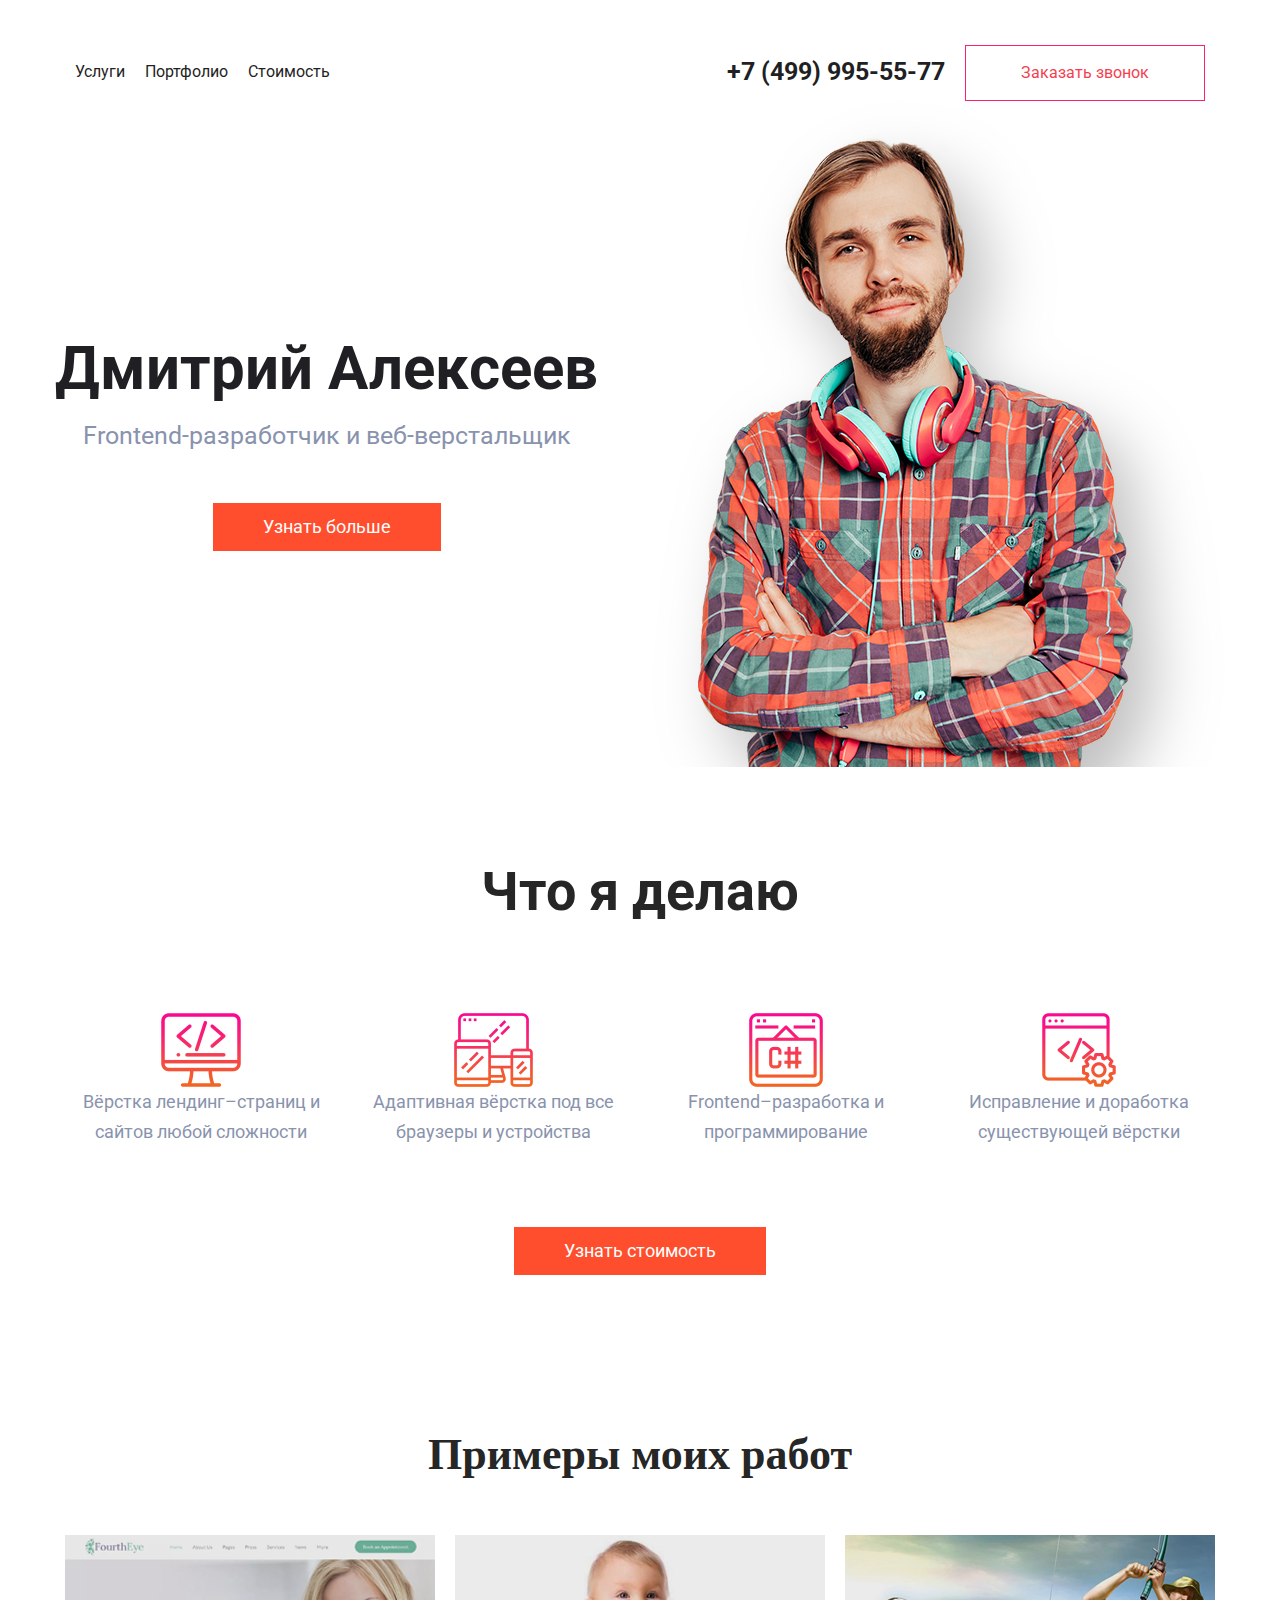
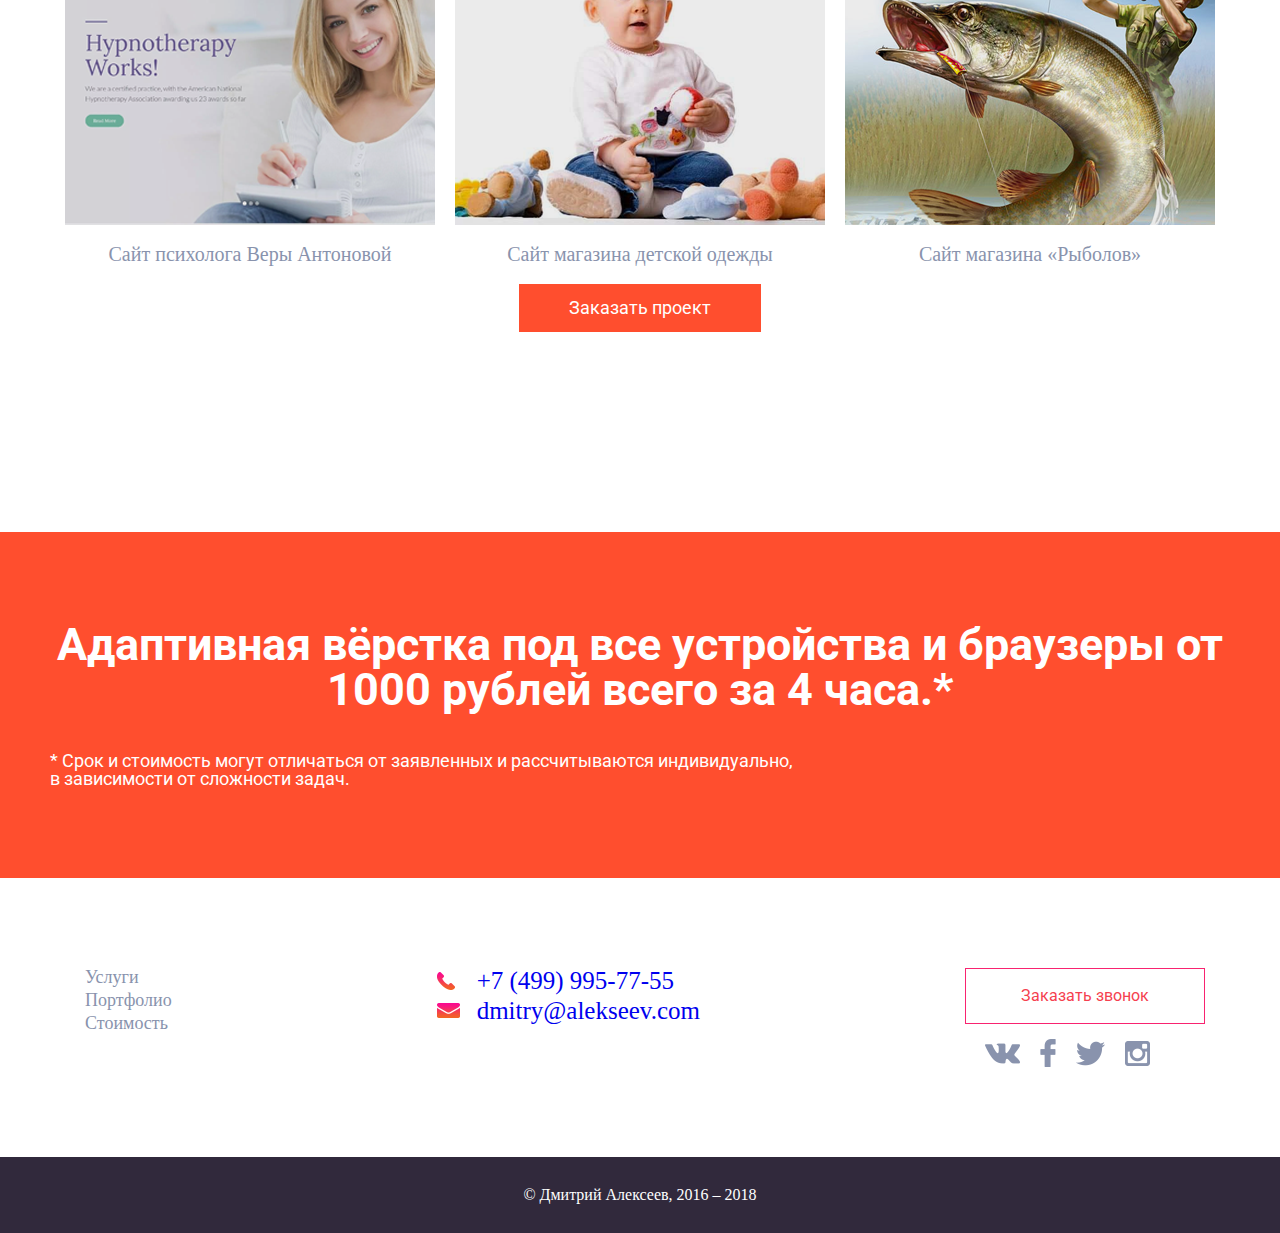
<file: testWork_1/index.html>
<!DOCTYPE html>
<html lang="en">

<head>
    <link rel="stylesheet" href="css/style.css">
    <meta charset="UTF-8">
    <meta http-equiv="X-UA-Compatible" content="IE=edge">
    <meta name="viewport" content="width=device-width, initial-scale=1.0">
    <title>test_3</title>
</head>

<body>
    <header class="header">
        <div class="container">
            <div class="header__body">
                <div class="header__column column-top">
                    <div class="column-top__menu menu-column">
                        <div class="menu-column__row">
                            <div class="menu-column__text">Услуги</div>
                            <div class="menu-column__text">Портфолио</div>
                            <div class="menu-column__text">Стоимость</div>
                        </div>
                        <div class="burg">Тут бургер :)</div>
                    </div>
                </div>
                <div class="header__column column-bottom">
                    <div class="column__phone">+7 (499) 995-55-77</div>
                    <div class="column__button btn">Заказать звонок</div>
                </div>
            </div>
        </div>
    </header>
    <div class="content">
        <div class="container">
            <div class="content__body body-content">
                <div class="body-content__column column-content">
                    <div class="column-content__title">Дмитрий Алексеев</div>
                    <div class="column-content__text">Frontend-разработчик и веб-верстальщик</div>
                    <div class="column-content__button btn--or">Узнать больше</div>
                </div>
                <div class="body-content__column">
                    <p><img src="../testWork_1/images/human.png" alt=""></p>
                </div>
            </div>
        </div>
    </div>
    <div class="works">
        <div class="container">
            <div class="works__title">Что я делаю</div>
            <div class="works__row">
                <div class="works__item item">
                    <div class="item__icon"><img src="../testWork_1/images/icons/01.png" alt=""></div>
                    <div class="item__text">Вёрстка лендинг–страниц и сайтов любой сложности</div>
                </div>
                <div class="works__item item">
                    <div class="item__icon"><img src="../testWork_1/images/icons/02.png" alt=""></div>
                    <div class="item__text">Адаптивная вёрстка под все браузеры и устройства</div>
                </div>
                <div class="works__item item">
                    <div class="item__icon"><img src="../testWork_1/images/icons/03.png" alt=""></div>
                    <div class="item__text">Frontend–разработка и программирование</div>
                </div>
                <div class="works__item item">
                    <div class="item__icon"><img src="../testWork_1/images/icons/04.png" alt=""></div>
                    <div class="item__text">Исправление и доработка существующей вёрстки</div>
                </div>
            </div>
            <div class="works__button btn--or">Узнать стоимость</div>
        </div>
    </div>
    <div class="examples">
        <div class="container">
            <div class="examples__title">Примеры моих работ</div>
            <div class="examples__row">
                <div class="examples__item item-example">
                    <div class="item-example__image">
                        <p><img src="../testWork_1/images/01.png" alt=""></p>
                    </div>
                    <div class="item-example__text">Сайт психолога Веры Антоновой</div>
                </div>
                <div class="examples__item item-example">
                    <div class="item-example__image">
                        <p><img src="../testWork_1/images/02.png" alt=""></p>
                    </div>
                    <div class="item-example__text">Сайт магазина детской одежды</div>
                </div>
                <div class="examples__item item-example">
                    <div class="item-example__image">
                        <p><img src="../testWork_1/images/03.png" alt=""></p>
                    </div>
                    <div class="item-example__text">Сайт магазина «Рыболов»</div>
                </div>
            </div>
            <div class="item-example__button btn--or">Заказать проект</div>

        </div>
    </div>
    <div class="price">
        <div class="price__wrap">
            <div class="price__title">Адаптивная вёрстка под все устройства и браузеры от 1000 рублей всего за 4 часа.*
            </div>
            <div class="price__text">* Срок и стоимость могут отличаться от заявленных и рассчитываются индивидуально,
                <br> в зависимости от сложности задач.
            </div>
        </div>
    </div>
    <div class="contacts">
        <div class="container">
            <div class="contacts__row">
                <div class="contacts__title">
                    <p class="contacts__title-text">Услуги</p>
                    <p class="contacts__title-text">Портфолио</p>
                    <p class="contacts__title-text">Стоимость</p>
                </div>
                <div class="contacts__info">
                    <a href="#" class="contacts__info-phone">+7 (499) 995-77-55</a>
                    <a href="#" class="contacts__info-mail">dmitry@alekseev.com</a>
                </div>
                <div class="contacts__icons">
                    <div class="contacts__icon-button btn">Заказать звонок</div>
                    <div class="contacts__flex">
                        <a href="#" class="contacts__icons-icon"><img src="../testWork_1/images/icons/05.png"
                                alt=""></a>
                        <a href="#" class="contacts__icons-icon"><img src="../testWork_1/images/icons/06.png"
                                alt=""></a>
                        <a href="#" class="contacts__icons-icon"><img src="../testWork_1/images/icons/07.png"
                                alt=""></a>
                        <a href="#" class="contacts__icons-icon"><img src="../testWork_1/images/icons/08.png"
                                alt=""></a>
                    </div>
                </div>
            </div>
        </div>
    </div>
    <footer class="footer">
        <p class="footer__text">© Дмитрий Алексеев, 2016 – 2018</p>
    </footer>
</body>

</html>
</file>
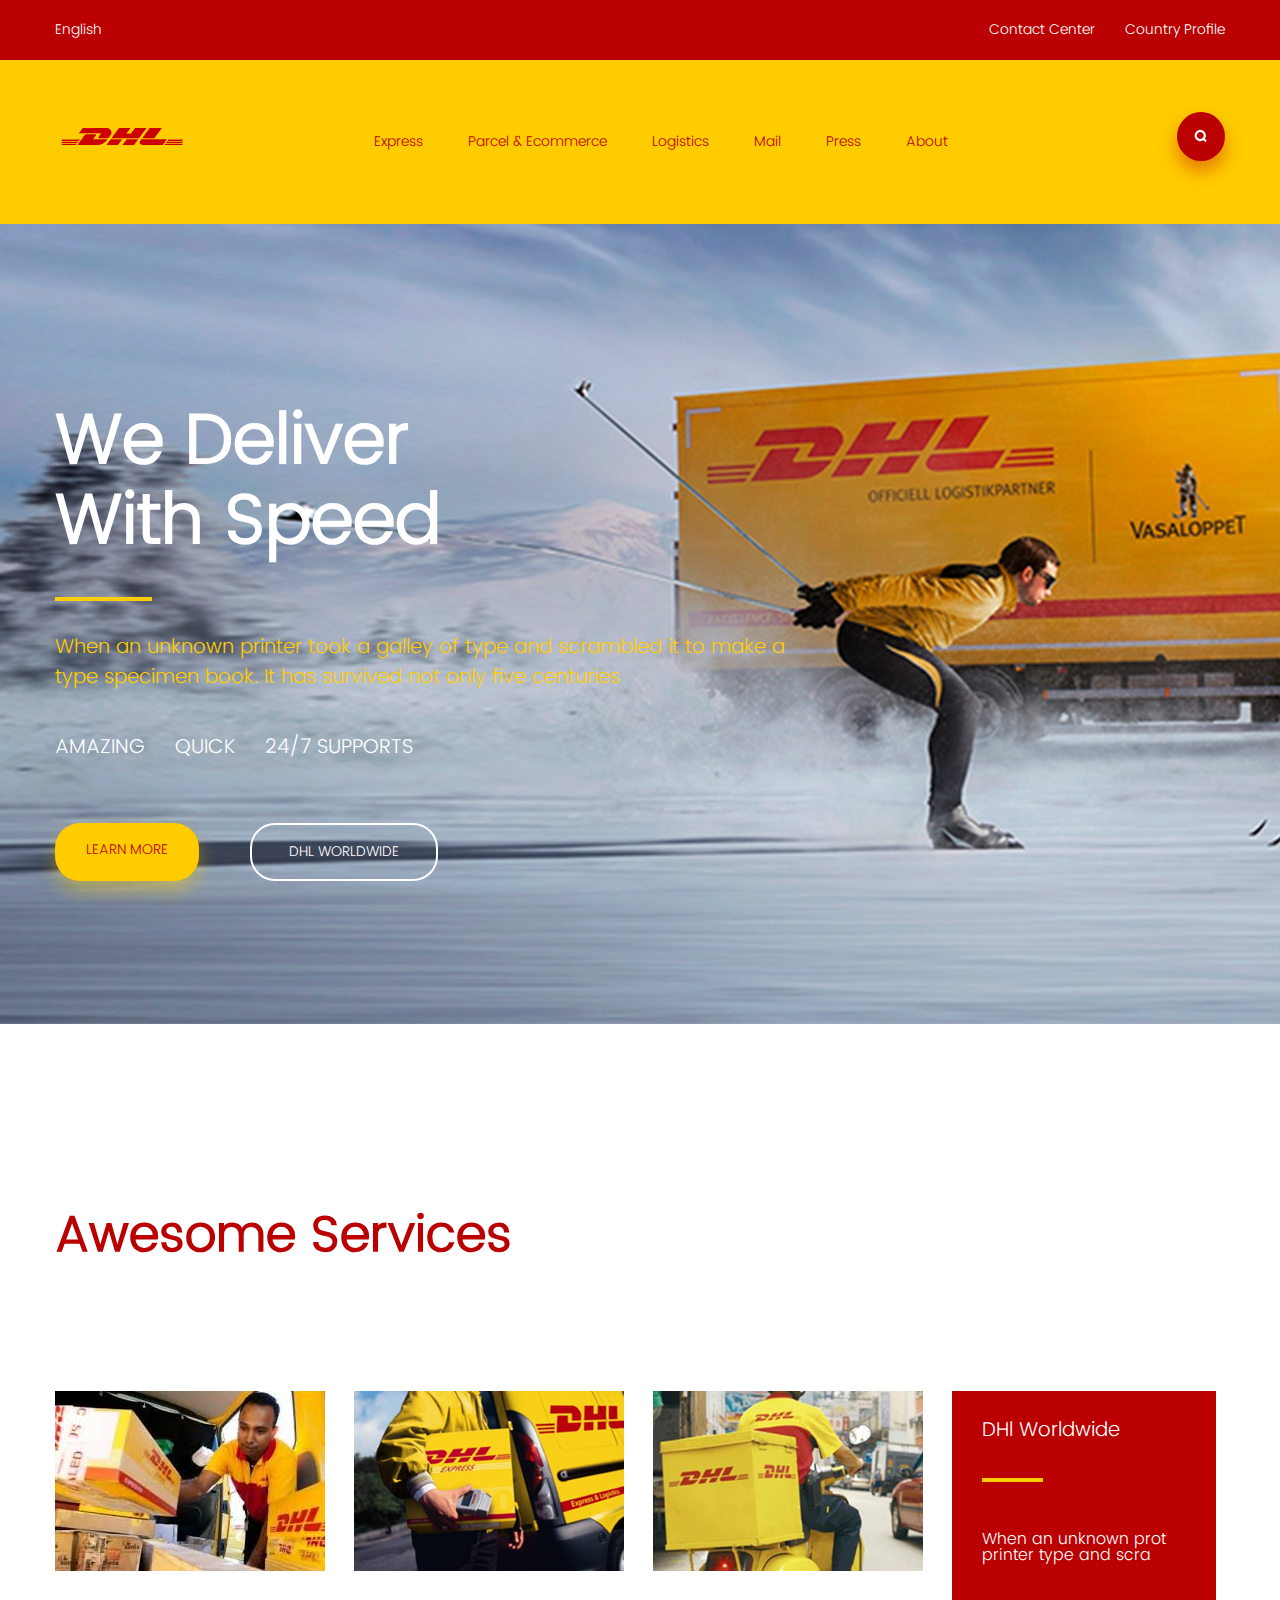
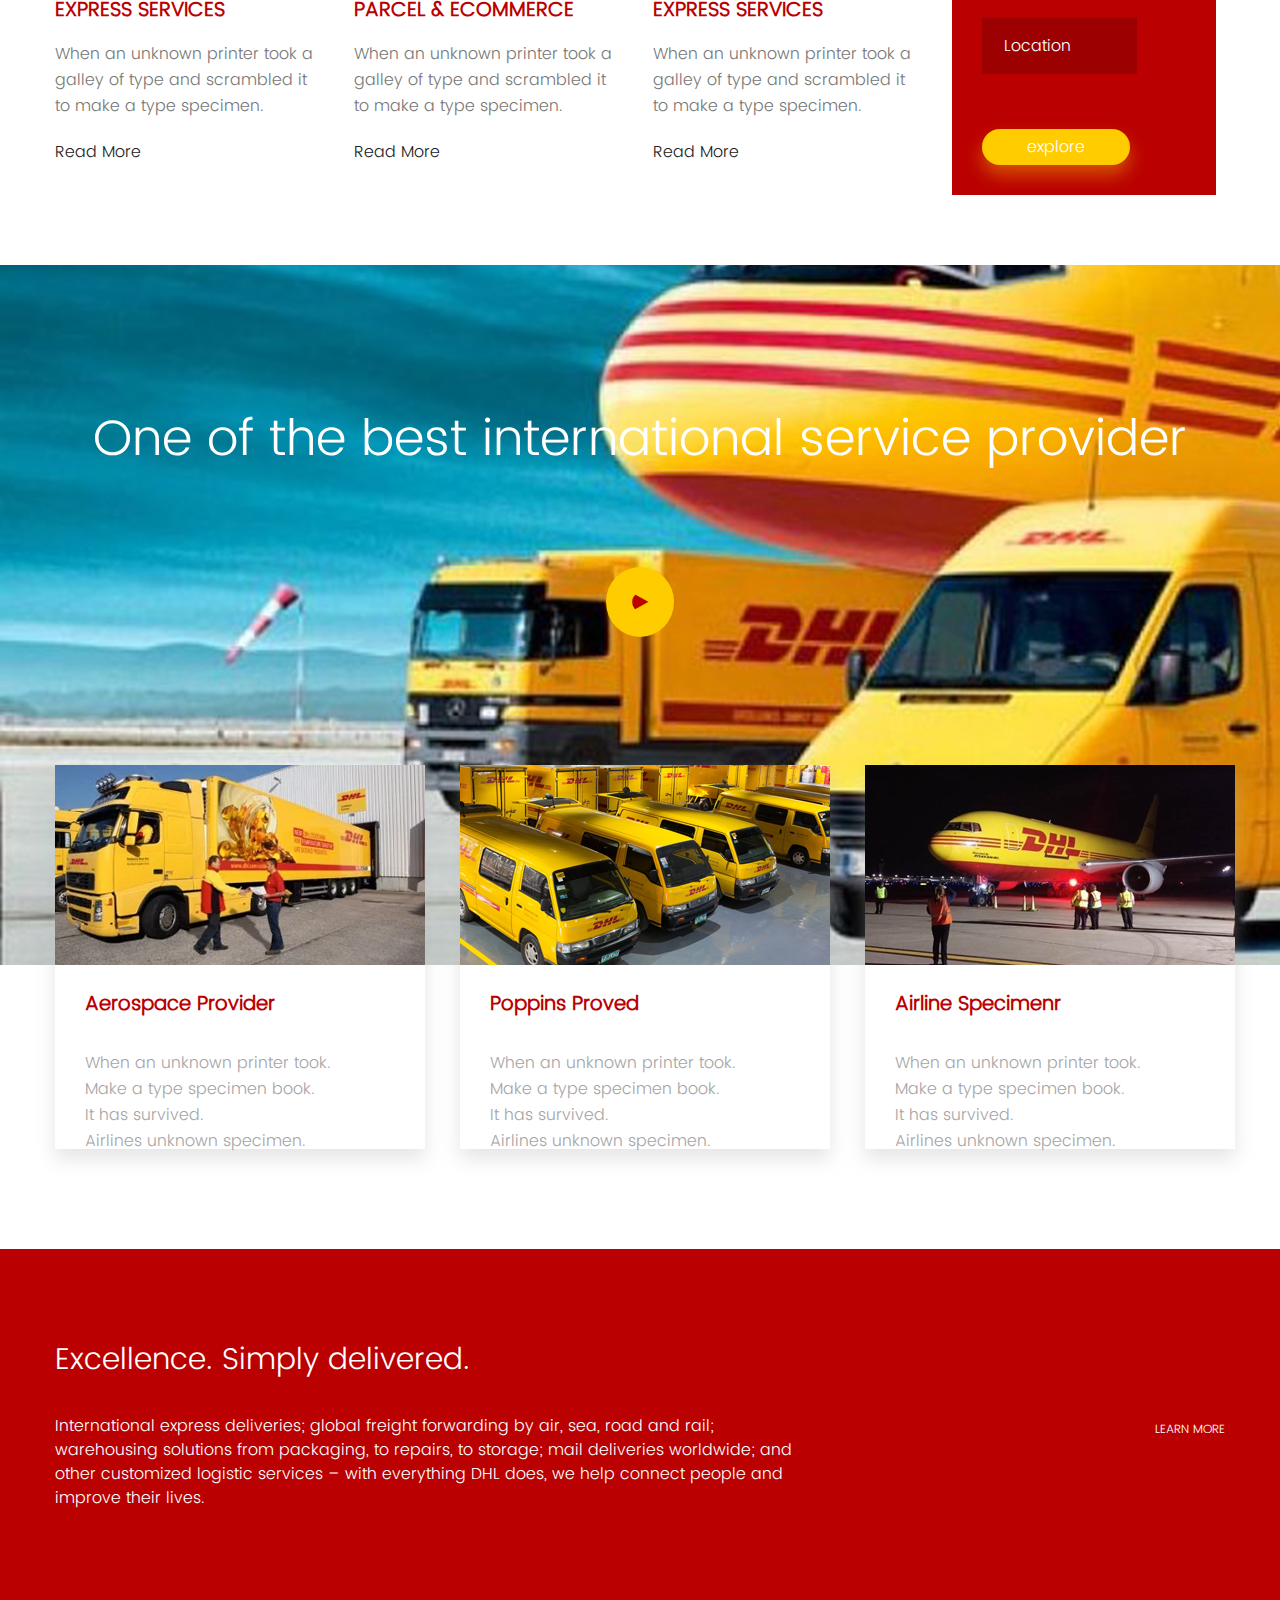
<file: testWork_2/index.html>
<!DOCTYPE html>
<html lang="en">

<head>
    <link rel="stylesheet" href="css/style.css">
    <meta charset="UTF-8">
    <meta http-equiv="X-UA-Compatible" content="IE=edge">
    <meta name="viewport" content="width=device-width, initial-scale=1.0">
    <title>документ</title>
</head>

<body>
    <header class="header">
        <div class="header-top">
            <div class="container">
                <div class="header-top__body">
                    <div class="header-top__lang">English</div>
                    <div class="header-top__contacts">
                        <p class="header-top__text">Contact Center</p>
                        <p class="header-top__text">Country Profile</p>
                    </div>
                </div>
            </div>
        </div>
        <div class="header-bottom">
            <div class="container">
                <div class="header-bottom__body">
                    <div class="header-bottom__logo">
                        <img src="../testWork_2/images/logo.jpg" alt="">
                    </div>
                    <div class="header-bottom__menu">
                        <ul>
                            <li class="menu__text">Express</li>
                            <li class="menu__text">Parcel & Ecommerce</li>
                            <li class="menu__text">Logistics</li>
                            <li class="menu__text">Mail</li>
                            <li class="menu__text">Press</li>
                            <li class="menu__text">About</li>
                        </ul>
                    </div>
                    <div class="header-bottom__search">
                        <img src="../testWork_2/images/icon/icon_search.png" alt="">
                    </div>
                </div>
            </div>
        </div>
    </header>
    <main class="main">
        <div class="container">
            <div class="main__title">
                We Deliver With Speed
            </div>
            <div class="main__text">
                When an unknown printer took a galley of type and scrambled
                it to make a type specimen book. It has survived not only five centuries
            </div>
            <div class="main__qualities">
                <ul>
                    <li class="main__qualities-text">Amazing</li>
                    <li class="main__qualities-text">Quick</li>
                    <li class="main__qualities-text">24/7 Supports</li>
                </ul>
            </div>
            <div class="main__info">
                <div class="main__more">Learn More</div>
                <div class="main__dhl">dhl worldwide</div>
            </div>
        </div>
    </main>
    <div class="services">
        <div class="container">
            <div class="services__title">Awesome Services</div>
            <div class="services__column">
                <div class="item">
                    <div class="item__photo"><img src="../testWork_2/images/01.png" alt=""></div>
                    <div class="item__title">Express Services</div>
                    <div class="item__text">When an unknown printer took a galley of type and scrambled it to make a
                        type specimen.</div>
                    <a href="#" class="item__info">Read More</a>
                </div>
                <div class="item">
                    <div class="item__photo"><img src="../testWork_2/images/02.png" alt=""></div>
                    <div class="item__title">parcel & ecommerce</div>
                    <div class="item__text">When an unknown printer took a galley of type and scrambled it to make a
                        type specimen.</div>
                    <a href="#" class="item__info">Read More</a>
                </div>
                <div class="item">
                    <div class="item__photo"><img src="../testWork_2/images/03.png" alt=""></div>
                    <div class="item__title">Express Services</div>
                    <div class="item__text">When an unknown printer took a galley of type and scrambled it to make a
                        type specimen.</div>
                    <a href="#" class="item__info">Read More</a>
                </div>
                <div class="item-red">
                    <div class="item-red__body">
                        <div class="item-red__title">DHl Worldwide</div>
                        <div class="item-red__text">When an unknown prot printer type and scra</div>
                        <div class="item-red__location">Location</div>
                        <a href="#" class="item-red__explore">explore</a>
                    </div>
                </div>
            </div>
        </div>
    </div>
    <div class="provider">
        <div class="container">
            <div class="provider__title">One of the best international service provider</div>
            <div class="provider__icon"><img src="../testWork_2/images/icon/icon_2.png" alt=""></div>
            <div class="provider__items">
                <div class="item__body">
                    <div class="item__image"><img src="../testWork_2/images/04.png" alt=""></div>
                    <div class="item__name">Aerospace Provider</div>
                    <ul>
                        <li class="item__list">When an unknown printer took.</li>
                        <li class="item__list">Make a type specimen book.</li>
                        <li class="item__list">It has survived.</li>
                        <li class="item__list">Airlines unknown specimen.</li>
                    </ul>
                </div>
                <div class="item__body">
                    <div class="item__image"><img src="../testWork_2/images/05.png" alt=""></div>
                    <div class="item__name">Poppins Proved</div>
                    <ul>
                        <li class="item__list">When an unknown printer took.</li>
                        <li class="item__list">Make a type specimen book.</li>
                        <li class="item__list">It has survived.</li>
                        <li class="item__list">Airlines unknown specimen.</li>
                    </ul>
                </div>
                <div class="item__body">
                    <div class="item__image"><img src="../testWork_2/images/06.png" alt=""></div>
                    <div class="item__name">Airline Specimenr</div>
                    <ul>
                        <li class="item__list">When an unknown printer took.</li>
                        <li class="item__list">Make a type specimen book.</li>
                        <li class="item__list">It has survived.</li>
                        <li class="item__list">Airlines unknown specimen.</li>
                    </ul>
                </div>
            </div>
        </div>
    </div>
    <div class="excellence">
        <div class="container">
            <div class="excellence__row">
                <div class="excellence__body">
                    <div class="excellence__title">Excellence. Simply delivered.</div>
                    <div class="excellence__text">
                        International express deliveries; global freight forwarding by air, sea, road and rail;
                        warehousing solutions from packaging, to repairs, to storage; mail deliveries worldwide;
                        and other customized logistic services – with everything DHL does, we
                        help connect people and improve their lives.
                    </div>
                </div>
                <div class="excellence__more"><a href="#">learn more</a></div>
            </div>
        </div>
    </div>
</body>

</html>
</file>
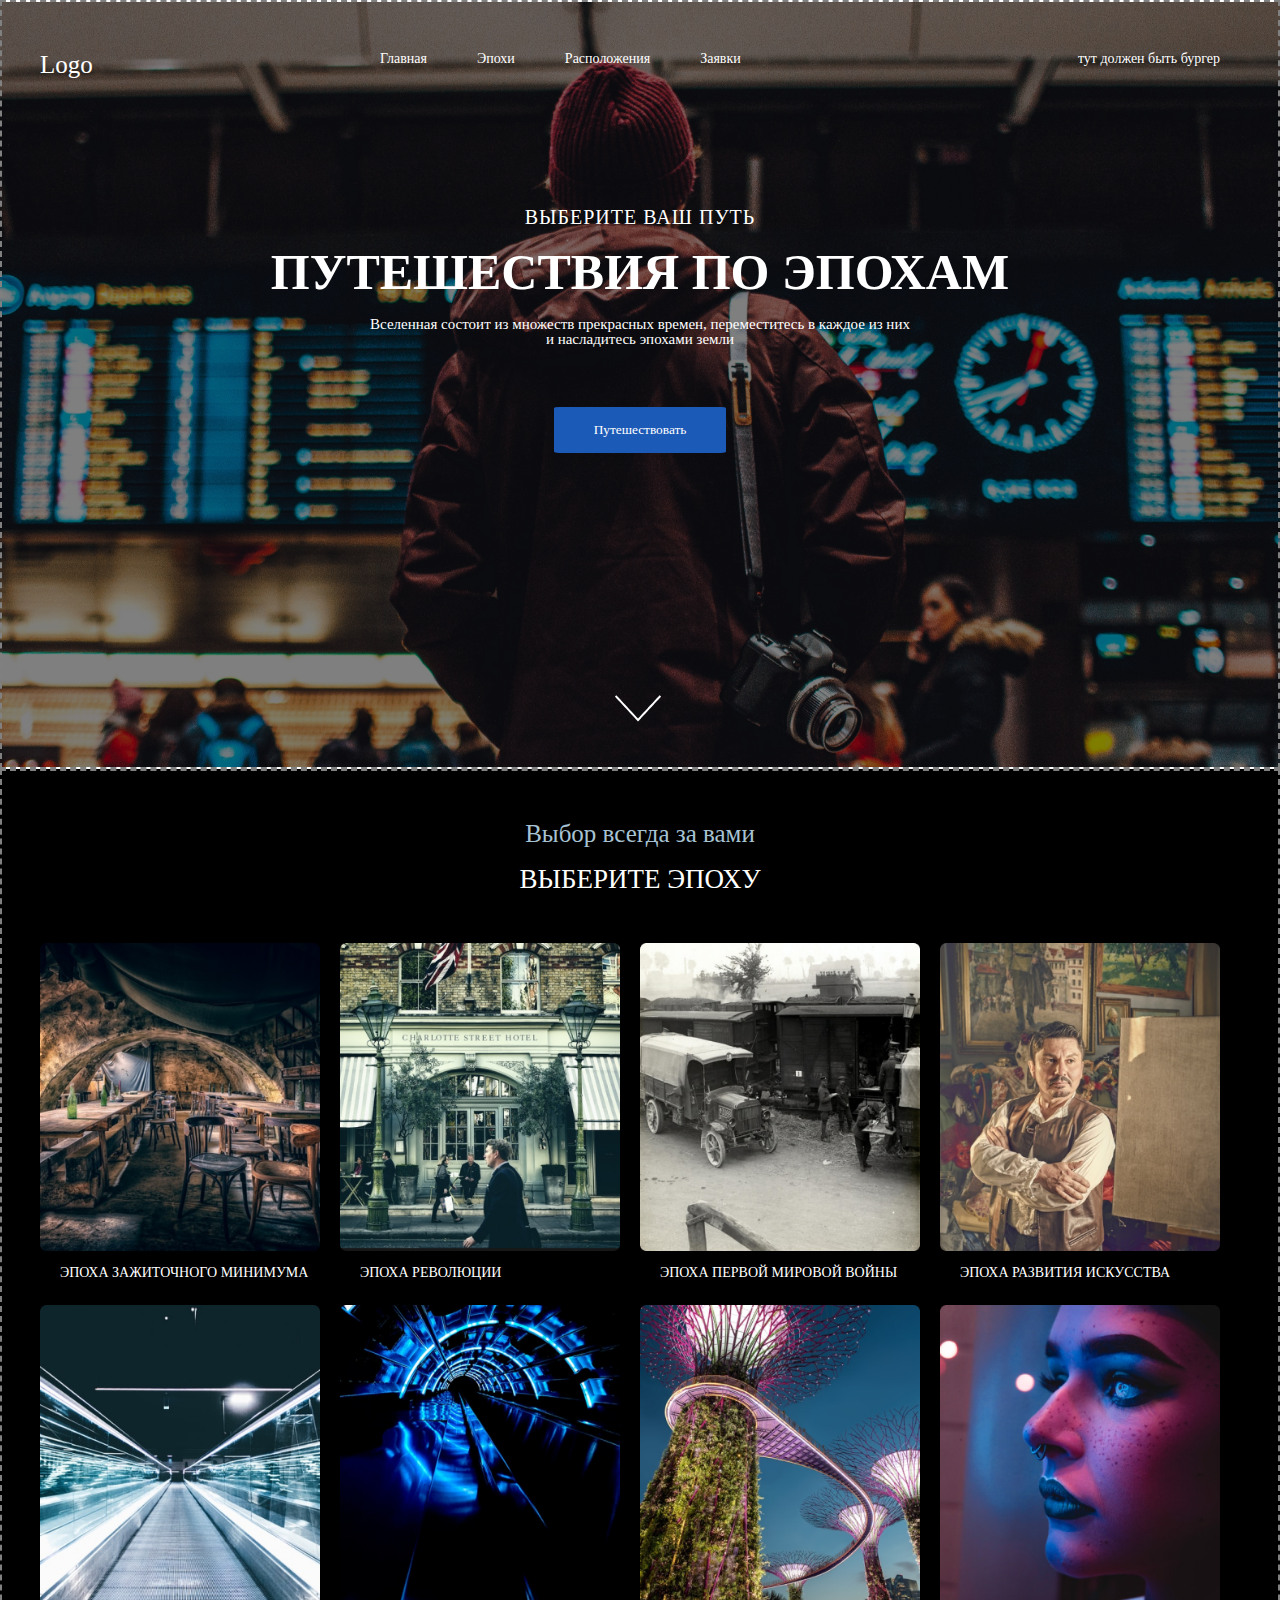
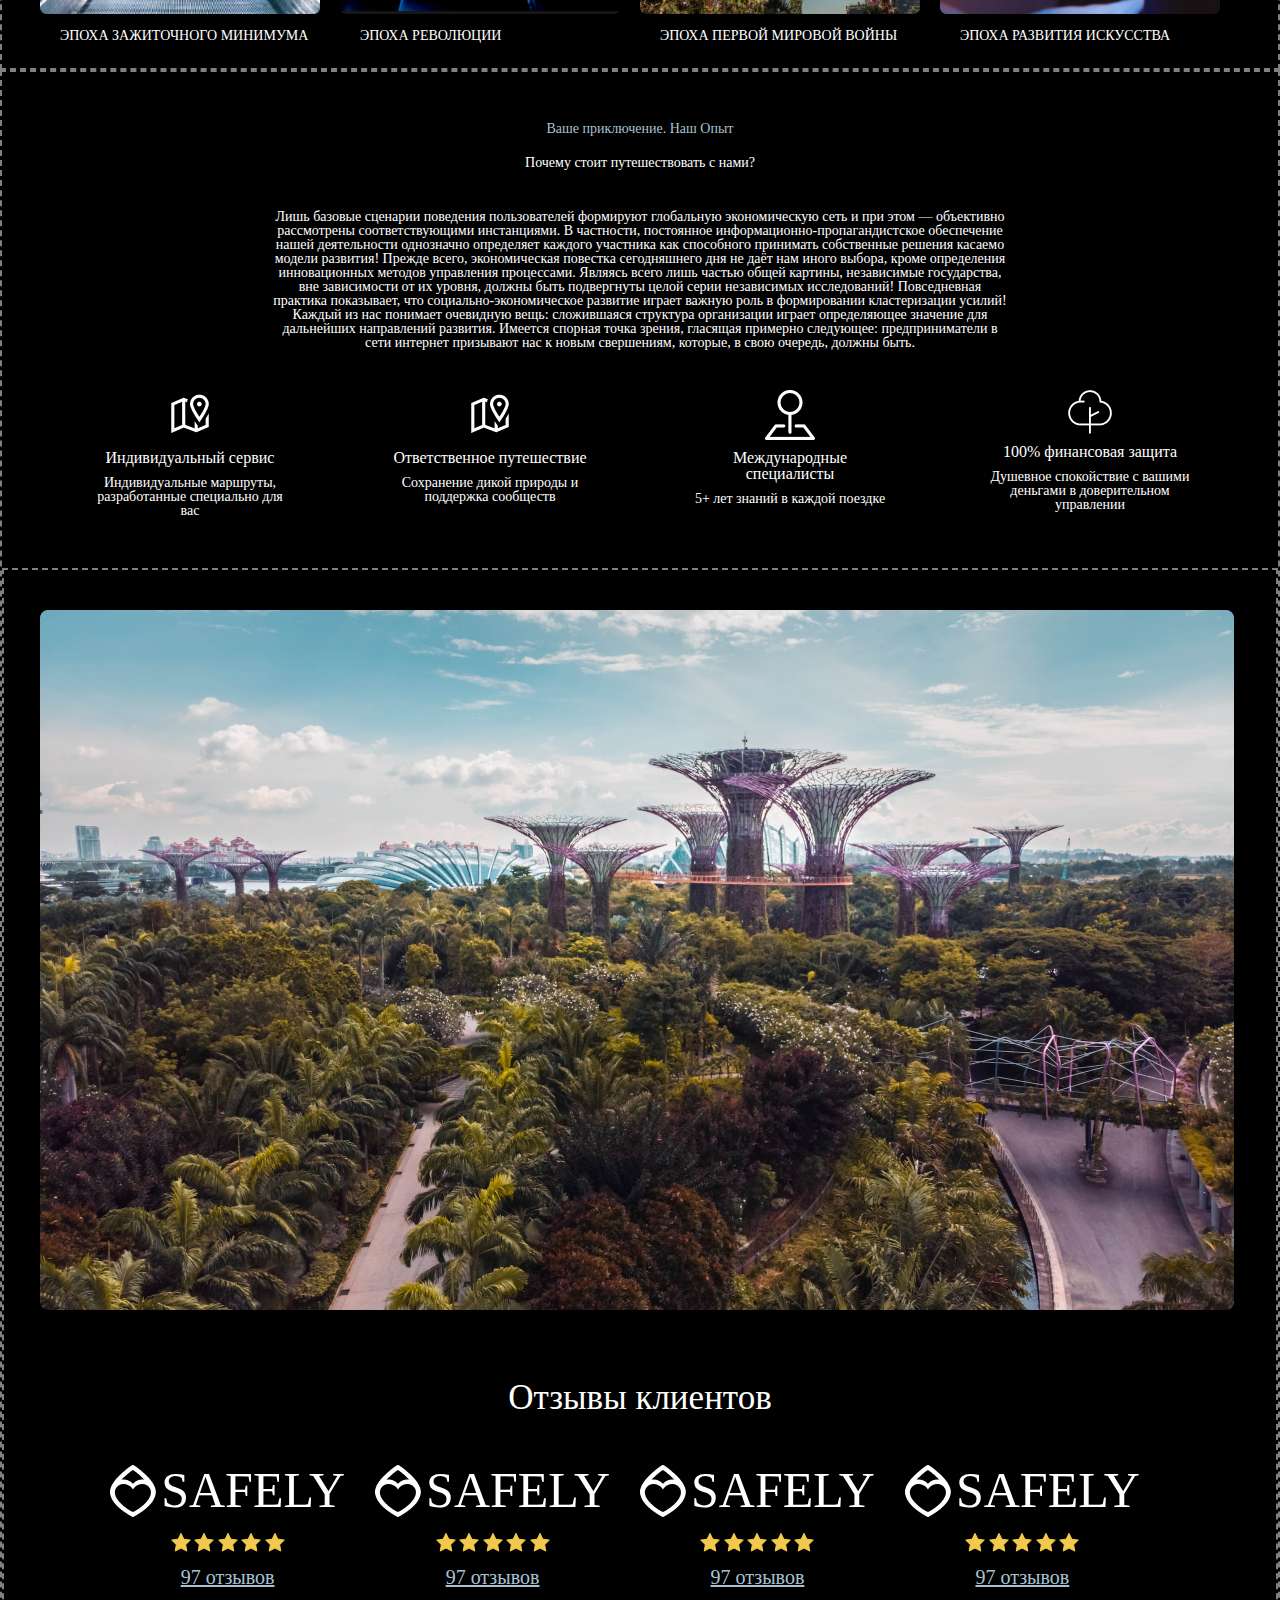
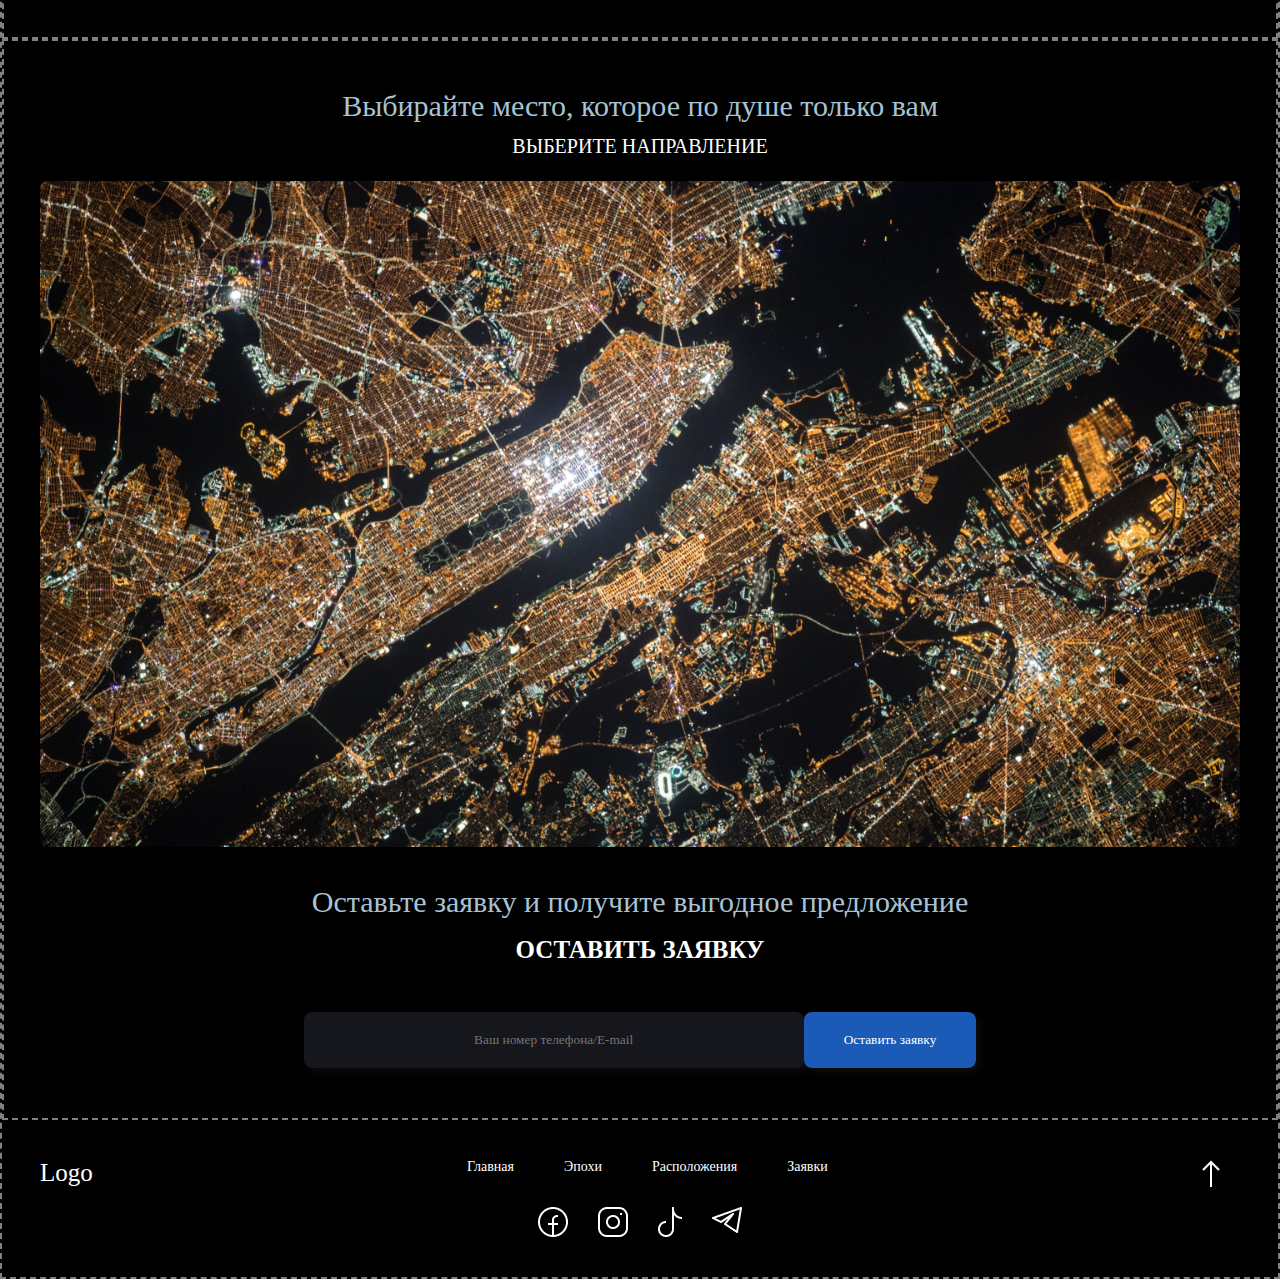
<file: testWork_3/index.html>
<!DOCTYPE html>
<html lang="en">

<head>
    <link rel="stylesheet" href="css/style.css">
    <meta charset="UTF-8">
    <meta http-equiv="X-UA-Compatible" content="IE=edge">
    <meta name="viewport" content="width=device-width, initial-scale=1.0">
    <title>Путешествия по эпохам</title>
</head>

<body>
    <div id="Главная" class="first-block">
        <div class="container">
            <header class="header">
                <div class="logo">Logo</div>
                <nav class="menu">
                    <a href="#Главная" class="menu__item">Главная</a>
                    <a href="#Эпохи" class="menu__item">Эпохи</a>
                    <a href="#Расположения" class="menu__item">Расположения</a>
                    <a href="#Заявки" class="menu__item">Заявки</a>
                </nav>
                <div class="burger">тут должен быть бургер</div>
            </header>
        </div>
        <div class="container">
            <main class="travel">
                <p class="travel__text">Выберите ваш путь</p>
                <h1 class="travel__title">Путешествия по эпохам</h1>
                <p class="travel__description">
                    Вселенная состоит из множеств прекрасных времен, переместитесь в каждое из них <br> и насладитесь
                    эпохами земли
                </p>
                <button class="travel__button">Путешествовать</button>
                <a href="#Эпохи" class="travel__icon">
                    <img src="../testWork_3/images/icons/icon_1.png" alt="icon_1">
                </a>
            </main>
        </div>
    </div>
    <div id="Эпохи" class="selection">
        <div class="container">
            <div class="selection__text">Выбор всегда за вами</div>
            <div class="selection__title">Выберите эпоху</div>
            <div class="selection__first-row">
                <div class="selection__item item">
                    <a href="#" class="item__photo">
                        <img src="../testWork_3/images/selection/1.png" alt="photo_1">
                    </a>
                    <div class="item__text">Эпоха зажиточного минимума</div>
                </div>
                <div class="selection__item item">
                    <a href="#" class="item__photo">
                        <img src="../testWork_3/images/selection/2.png" alt="photo_2">
                    </a>
                    <div class="item__text">Эпоха Революции</div>
                </div>
                <div class="selection__item item">
                    <a href="#" class="item__photo">
                        <img src="../testWork_3/images/selection/3.png" alt="photo_3">
                    </a>
                    <div class="item__text">Эпоха Первой мировой войны</div>
                </div>
                <div class="selection__item item">
                    <a href="#" class="item__photo">
                        <img src="../testWork_3/images/selection/4.png" alt="photo_4">
                    </a>
                    <div class="item__text">Эпоха развития искусства</div>
                </div>
            </div>
            <div class="selection__second-row">
                <div class="selection__item item">
                    <a href="#" class="item__photo">
                        <img src="../testWork_3/images/selection/5.png" alt="photo_1">
                    </a>
                    <div class="item__text">Эпоха зажиточного минимума</div>
                </div>
                <div class="selection__item item">
                    <a href="#" class="item__photo">
                        <img src="../testWork_3/images/selection/6.png" alt="photo_2">
                    </a>
                    <div class="item__text">Эпоха Революции</div>
                </div>
                <div class="selection__item item">
                    <a href="#" class="item__photo">
                        <img src="../testWork_3/images/selection/7.png" alt="photo_3">
                    </a>
                    <div class="item__text">Эпоха Первой мировой войны</div>
                </div>
                <div class="selection__item item">
                    <a href="#" class="item__photo">
                        <img src="../testWork_3/images/selection/8.png" alt="photo_4">
                    </a>
                    <div class="item__text">Эпоха развития искусства</div>
                </div>
            </div>
        </div>
    </div>
    <div class="info">
        <div class="container">
            <div class="info__subtitle">Ваше приключение. Наш Опыт</div>
            <div class="info__title">Почему стоит путешествовать с нами?</div>
            <p class="info__text">Лишь базовые сценарии поведения пользователей формируют глобальную экономическую сеть
                и при этом — объективно рассмотрены соответствующими инстанциями. В частности, постоянное
                информационно-пропагандистское обеспечение нашей деятельности однозначно определяет каждого участника
                как способного принимать собственные решения касаемо модели развития! Прежде всего, экономическая
                повестка сегодняшнего дня не даёт нам иного выбора, кроме определения инновационных методов управления
                процессами. Являясь всего лишь частью общей картины, независимые государства, вне зависимости от их
                уровня, должны быть подвергнуты целой серии независимых исследований! Повседневная практика показывает,
                что социально-экономическое развитие играет важную роль в формировании кластеризации усилий! Каждый из
                нас понимает очевидную вещь: сложившаяся структура организации играет определяющее значение для
                дальнейших направлений развития. Имеется спорная точка зрения, гласящая примерно следующее:
                предприниматели в сети интернет призывают нас к новым свершениям, которые, в свою очередь, должны быть.
            </p>
            <div class="item">
                <div class="item__row">
                    <div class="item__icon">
                        <img src="../testWork_3/images/icons/icon_2.png" alt="icon_2">
                    </div>
                    <div class="item__title">Индивидуальный сервис</div>
                    <p class="item__info">Индивидуальные маршруты, разработанные специально для вас</p>
                </div>
                <div class="item__row">
                    <div class="item__icon">
                        <img src="../testWork_3/images/icons/icon_2.png" alt="icon_2">
                    </div>
                    <div class="item__title">Ответственное путешествие</div>
                    <p class="item__info">Сохранение дикой природы и поддержка сообществ</p>
                </div>
                <div class="item__row">
                    <div class="item__icon">
                        <img src="../testWork_3/images/icons/icon_3.png" alt="icon_2">
                    </div>
                    <div class="item__title">Международные специалисты</div>
                    <p class="item__info">5+ лет знаний в каждой поездке</p>
                </div>
                <div class="item__row">
                    <div class="item__icon">
                        <img src="../testWork_3/images/icons/icon_4.png" alt="icon_2">
                    </div>
                    <div class="item__title">100% финансовая защита</div>
                    <p class="item__info">Душевное спокойствие с вашими деньгами в доверительном управлении</p>
                </div>
            </div>
        </div>


        <div class="reviews">
            <div class="container">
                <div class="reviews__photo">
                    <img src="../testWork_3/images/photo_1.png" alt="photo" class="reviews__photo-first">
                <!--    <img src="../testWork_3/images/photo_2.png" alt="photo" class="reviews__photo-second">
                    <img src="../testWork_3/images/photo_3.png" alt="photo" class="reviews__photo-third">
                    <div class="reviews__icon">
                        <img src="../testWork_3/images/icons/icon_5_.png" alt="icon">
                    </div>  -->
                </div>
                <div class="reviews__title">Отзывы клиентов</div>
                <div class="items">
                    <div class="items__row">
                        <div class="items__logo">
                            <div class="items__logo-icon">
                                <img src="../testWork_3/images/icons/icon_6.png" alt="icon">
                            </div>
                            <div class="items__logo-text">safely</div>
                        </div>
                        <div class="items__icon">
                            <img src="../testWork_3/images/icons/icon_7.svg" alt="icon">
                            <img src="../testWork_3/images/icons/icon_7.svg" alt="icon">
                            <img src="../testWork_3/images/icons/icon_7.svg" alt="icon">
                            <img src="../testWork_3/images/icons/icon_7.svg" alt="icon">
                            <img src="../testWork_3/images/icons/icon_7.svg" alt="icon">
                        </div>
                        <a href="#" class="items__reviews">97 отзывов</a>
                    </div>
                    <div class="items__row">
                        <div class="items__logo">
                            <div class="items__logo-icon">
                                <img src="../testWork_3/images/icons/icon_6.png" alt="icon">
                            </div>
                            <div class="items__logo-text">safely</div>
                        </div>
                        <div class="items__icon">
                            <img src="../testWork_3/images/icons/icon_7.svg" alt="icon">
                            <img src="../testWork_3/images/icons/icon_7.svg" alt="icon">
                            <img src="../testWork_3/images/icons/icon_7.svg" alt="icon">
                            <img src="../testWork_3/images/icons/icon_7.svg" alt="icon">
                            <img src="../testWork_3/images/icons/icon_7.svg" alt="icon">
                        </div>
                        <a href="#" class="items__reviews">97 отзывов</a>
                    </div>
                    <div class="items__row">
                        <div class="items__logo">
                            <div class="items__logo-icon">
                                <img src="../testWork_3/images/icons/icon_6.png" alt="icon">
                            </div>
                            <div class="items__logo-text">safely</div>
                        </div>
                        <div class="items__icon">
                            <img src="../testWork_3/images/icons/icon_7.svg" alt="icon">
                            <img src="../testWork_3/images/icons/icon_7.svg" alt="icon">
                            <img src="../testWork_3/images/icons/icon_7.svg" alt="icon">
                            <img src="../testWork_3/images/icons/icon_7.svg" alt="icon">
                            <img src="../testWork_3/images/icons/icon_7.svg" alt="icon">
                        </div>
                        <a href="#" class="items__reviews">97 отзывов</a>
                    </div>
                    <div class="items__row">
                        <div class="items__logo">
                            <div class="items__logo-icon">
                                <img src="../testWork_3/images/icons/icon_6.png" alt="icon">
                            </div>
                            <div class="items__logo-text">safely</div>
                        </div>
                        <div class="items__icon">
                            <img src="../testWork_3/images/icons/icon_7.svg" alt="icon">
                            <img src="../testWork_3/images/icons/icon_7.svg" alt="icon">
                            <img src="../testWork_3/images/icons/icon_7.svg" alt="icon">
                            <img src="../testWork_3/images/icons/icon_7.svg" alt="icon">
                            <img src="../testWork_3/images/icons/icon_7.svg" alt="icon">
                        </div>
                        <a href="#" class="items__reviews">97 отзывов</a>
                    </div>
                </div>
            </div>
        </div>

        <div id="Расположения" class="place">
            <div class="container">
                <div class="place__title">Выбирайте место, которое по душе только вам</div>
                <div class="place__subtitle">Выберите направление</div>
                <div class="place__photo">
                    <img src="../testWork_3/images/place.png" alt="photo">
                </div>
                <div id="Заявки" class="place__request">Оставьте заявку и получите выгодное предложение</div>
                <h2 class="place__request-text">Оставить заявку</h2>
                <div class="place__request-form">
                    <input class="place__request-form-input" placeholder="Ваш номер телефона/E-mail" type="text">
                    <button type="button" class="place__request-form-btn">Оставить заявку</button>
                </div>
            </div>
        </div>


        <footer class="footer">
            <div class="container">
                <div class="footer__row">
                    <div class="footer__logo">Logo</div>
                    <nav class="footer__menu">
                        <a href="#Главная" class="footer__menu-item">Главная</a>
                        <a href="#Эпохи" class="footer__menu-item">Эпохи</a>
                        <a href="#Расположения" class="footer__menu-item">Расположения</a>
                        <a href="#Заявки" class="footer__menu-item">Заявки</a>
                    </nav>
                    <a href="#" class="footer__icon-back">
                        <img src="../testWork_3/images/icons/icon_12.png" alt="">
                    </a>

                </div>
            </div>
            <div class="footer__icon">
                <a href="#" class="footer__icon-facebook">
                    <img src="../testWork_3/images/icons/icon_8.png" alt="">
                </a>
                <a href="#" class="footer__icon-inst">
                    <img src="../testWork_3/images/icons/icon_9.png" alt="">
                </a>
                <a href="#" class="footer__icon-telegramm">
                    <img src="../testWork_3/images/icons/icon_10.png" alt="">
                </a>
                <a href="#" class="footer__icon-tiktok">
                    <img src="../testWork_3/images/icons/icon_11.png" alt="">
                </a>
            </div>
        </footer>
</body>
</html>
</file>
<file: testWork_1/css/style.css>
@charset "UTF-8";
/* Обнуление */
@import url("https://fonts.googleapis.com/css2?family=Roboto:wght@400;700&display=swap");
* {
  padding: 0;
  margin: 0;
  border: 0;
}

*, *:before, *:after {
  -webkit-box-sizing: border-box;
  box-sizing: border-box;
}

:focus, :active {
  outline: none;
}

a:focus, a:active {
  outline: none;
}

nav, footer, header, aside {
  display: block;
}

html, body {
  height: 100%;
  width: 100%;
  font-size: 100%;
  line-height: 1;
  font-size: 14px;
  -ms-text-size-adjust: 100%;
}

input, button, textarea {
  font-family: inherit;
}

input::-ms-clear {
  display: none;
}

button {
  cursor: pointer;
}

button::-moz-focus-inner {
  padding: 0;
  border: 0;
}

a, a:visited {
  text-decoration: none;
}

a:hover {
  text-decoration: none;
}

ul, li {
  list-style: none;
}

img {
  vertical-align: top;
}

a {
  text-decoration: none;
}

.header {
  margin: 45px 0px 0px 0px;
}
.header__body {
  text-align: center;
  display: -webkit-box;
  display: -ms-flexbox;
  display: flex;
  -webkit-box-pack: justify;
      -ms-flex-pack: justify;
          justify-content: space-between;
}

.container {
  max-width: 1170px;
  margin: 0 auto;
}

.menu-column__row {
  margin: 0px 50px 0px 0px;
  display: -webkit-box;
  display: -ms-flexbox;
  display: flex;
  -webkit-box-pack: justify;
      -ms-flex-pack: justify;
          justify-content: space-between;
  -ms-flex-wrap: wrap;
      flex-wrap: wrap;
}
.menu-column__text {
  margin: 0px 0px 0px 20px;
  color: #1f1f24;
  font-family: "Roboto", sans-serif;
  font-size: 16px;
  font-weight: 400;
  line-height: 54px;
}

.burg {
  display: none;
}

.column-bottom {
  -ms-flex-wrap: wrap;
      flex-wrap: wrap;
  display: -webkit-box;
  display: -ms-flexbox;
  display: flex;
}

.column__phone {
  color: #1f1f24;
  font-family: "Roboto", sans-serif;
  font-size: 25px;
  font-weight: 700;
  line-height: 54px;
  margin: 0px 20px 0px 0px;
}

.btn {
  padding: 5px 55px;
  border: 1px solid #f82370;
  color: #f53f4f;
  font-family: "Roboto", sans-serif;
  font-size: 16px;
  text-align: center;
  cursor: pointer;
  margin-right: 20px;
  line-height: 44px;
}

.content__body {
  display: -webkit-box;
  display: -ms-flexbox;
  display: flex;
  -webkit-box-pack: justify;
      -ms-flex-pack: justify;
          justify-content: space-between;
  -ms-flex-wrap: wrap;
      flex-wrap: wrap;
  text-align: center;
}

.column-content {
  margin: 238px 0px 0px 0px;
}
.column-content__title {
  color: #1f1f24;
  font-family: "Roboto", sans-serif;
  font-size: 60px;
  font-weight: 700;
  font-style: normal;
  letter-spacing: normal;
}
.column-content__text {
  font-family: "Roboto", sans-serif;
  color: #8993ad;
  font-size: 25px;
  font-weight: 400;
  font-style: normal;
  letter-spacing: normal;
  line-height: 54px;
  margin: 10px 0px 40px 0px;
}

.btn--or {
  font-family: "Roboto", sans-serif;
  color: #ffffff;
  font-size: 18px;
  font-weight: 400;
  font-style: normal;
  letter-spacing: normal;
  display: inline-block;
  padding: 15px 50px;
  background-color: #ff4e2e;
}

.body-content__column img {
  display: block;
  max-width: 100%;
  height: auto;
}

.works {
  text-align: center;
}
.works__row {
  display: -webkit-box;
  display: -ms-flexbox;
  display: flex;
  -webkit-box-flex: 0;
      -ms-flex: 0 0 25%;
          flex: 0 0 25%;
  -ms-flex-wrap: wrap;
      flex-wrap: wrap;
}
.works__title {
  margin: 98px 0px 94px 0px;
  color: #262626;
  font-family: "Roboto", sans-serif;
  font-size: 54px;
  font-weight: 700;
  font-style: normal;
  letter-spacing: normal;
  text-align: center;
}

.item {
  margin: 0 auto;
  max-width: 247px;
  text-align: center;
}
.item__text {
  font-family: "Roboto", sans-serif;
  color: #8993ad;
  font-size: 18px;
  font-weight: 400;
  font-style: normal;
  letter-spacing: normal;
  line-height: 30px;
  margin: 0px 0px 80px 0px;
}

.examples {
  text-align: center;
}
.examples__title {
  color: #262626;
  font-size: 44px;
  font-weight: 700;
  font-style: normal;
  letter-spacing: normal;
  line-height: 59.73px;
  text-align: center;
  margin: 150px 0px 50px 0px;
}
.examples__row {
  text-align: center;
  display: -webkit-box;
  display: -ms-flexbox;
  display: flex;
  -webkit-box-pack: center;
      -ms-flex-pack: center;
          justify-content: center;
  -webkit-box-flex: 1;
      -ms-flex: 1 1 33.333%;
          flex: 1 1 33.333%;
  -ms-flex-wrap: wrap;
      flex-wrap: wrap;
}
.examples__item {
  margin: 0px 10px;
}

.item-example__text {
  color: #8993ad;
  font-size: 20px;
  font-weight: 400;
  font-style: normal;
  letter-spacing: normal;
  line-height: 59.73px;
  text-align: center;
}

.price {
  width: 100%;
  background-color: #ff4e2e;
  margin: 200px 0px 0px 0px;
}
.price__title {
  color: #ffffff;
  font-family: "Roboto", sans-serif;
  font-size: 45px;
  font-weight: 700;
  font-style: normal;
  letter-spacing: normal;
  text-align: center;
  margin: 0px 0px 40px 0px;
  padding: 90px 0px 0px 0px;
}
.price__text {
  color: #ffffff;
  font-size: 18px;
  font-weight: 400;
  font-style: normal;
  letter-spacing: normal;
  font-family: "Roboto", sans-serif;
  padding: 0px 0px 90px 50px;
  margin: 0 auto;
}

.contacts {
  margin: 90px 0px 0px 0px;
  padding: 0px 0px 90px 0px;
}
.contacts__row {
  display: -webkit-box;
  display: -ms-flexbox;
  display: flex;
  -webkit-box-pack: justify;
      -ms-flex-pack: justify;
          justify-content: space-between;
  -ms-flex-wrap: wrap;
      flex-wrap: wrap;
}
.contacts__title {
  padding-left: 30px;
}
.contacts__title-text {
  color: #8993ad;
  font-size: 18px;
  font-weight: 400;
  font-style: normal;
  letter-spacing: normal;
  margin: 0px 20px 5px 0px;
}
.contacts__info {
  color: #000000;
  font-size: 25px;
  font-weight: 400;
  font-style: normal;
  letter-spacing: normal;
  cursor: pointer;
  margin: 0px 20px 0px 0px;
}
.contacts__info-phone {
  display: block;
  margin: 0px 0px 5px 0px;
  background: url(../images/icons/09.png) left no-repeat;
  padding: 0px 0px 0px 40px;
}
.contacts__info-mail {
  background: url(../images/icons/10.png) left no-repeat;
  display: block;
  padding: 0px 0px 0px 40px;
}
.contacts__flex {
  display: -webkit-box;
  display: -ms-flexbox;
  display: flex;
  -webkit-box-align: center;
      -ms-flex-align: center;
          align-items: center;
}
.contacts__icons-icon {
  margin: 15px 0px 0px 20px;
}

.footer__text {
  color: #ffffff;
  font-size: 16px;
  font-weight: 400;
  font-style: normal;
  letter-spacing: normal;
  text-align: center;
  background-color: #31293c;
  padding: 30px 0px;
}

@media screen and (max-device-width: 1115px) {
  .content__body {
    -webkit-box-pack: center;
        -ms-flex-pack: center;
            justify-content: center;
  }
  .column-content {
    margin: 50px 0;
  }
}
@media screen and (max-device-width: 825px) {
  .menu-column__text {
    display: none;
  }
  .burg {
    display: contents;
    margin: 50px;
  }
}
@media screen and (max-device-width: 768px) {
  .contacts__row {
    -ms-flex-wrap: wrap;
        flex-wrap: wrap;
    -webkit-box-pack: center;
        -ms-flex-pack: center;
            justify-content: center;
  }
}
@media screen and (max-device-width: 421px) {
  .contacts__info {
    padding: 15px 0px;
  }
  .contacts__title {
    display: -webkit-box;
    display: -ms-flexbox;
    display: flex;
    -webkit-box-pack: justify;
        -ms-flex-pack: justify;
            justify-content: space-between;
  }
}
@media screen and (max-device-width: 333px) {
  .btn {
    line-height: 20px;
    font-size: 14px;
  }
}
</file>
<file: testWork_2/css/style.css>
@charset "UTF-8";
/* Обнуление */
* {
  padding: 0;
  margin: 0;
  border: 0;
}

*, *:before, *:after {
  -webkit-box-sizing: border-box;
  box-sizing: border-box;
}

:focus, :active {
  outline: none;
}

a:focus, a:active {
  outline: none;
}

nav, footer, header, aside {
  display: block;
}

html, body {
  height: 100%;
  width: 100%;
  font-size: 100%;
  line-height: 1;
  font-size: 14px;
  -ms-text-size-adjust: 100%;
}

input, button, textarea {
  font-family: inherit;
}

input::-ms-clear {
  display: none;
}

button {
  cursor: pointer;
}

button::-moz-focus-inner {
  padding: 0;
  border: 0;
}

a, a:visited {
  text-decoration: none;
}

a:hover {
  text-decoration: none;
}

ul, li {
  list-style: none;
}

img {
  vertical-align: top;
}

@font-face {
  font-family: "Poppins";
  src: url("../fonts/Poppins-Light.eot");
  src: local("☺"), url("../fonts/Poppins-Light.woff") format("woff"), url("../fonts/Poppins-Light.ttf") format("truetype"), url("../fonts/Poppins-Light.svg") format("svg");
  font-weight: normal;
  font-style: normal;
}
* {
  font-family: "Poppins";
}

.container {
  max-width: 1170px;
  margin: 0 auto;
}

.header-top {
  background-color: #ba0000;
}
.header-top__body {
  display: -webkit-box;
  display: -ms-flexbox;
  display: flex;
  -webkit-box-pack: justify;
      -ms-flex-pack: justify;
          justify-content: space-between;
  padding: 18px 0;
}
.header-top__lang {
  color: #ffffff;
  font-size: 14px;
  font-weight: 400;
  font-style: normal;
  letter-spacing: normal;
  line-height: 24px;
  font-family: "Poppins";
  font-weight: 400;
}
.header-top__contacts {
  display: -webkit-box;
  display: -ms-flexbox;
  display: flex;
}
.header-top__text {
  color: #ffffff;
  font-size: 14px;
  font-weight: 400;
  font-style: normal;
  letter-spacing: normal;
  line-height: 24px;
  margin-right: 30px;
}
.header-top__text:last-child {
  margin: 0;
}

.header-bottom {
  background-color: #ffcc00;
}
.header-bottom__body {
  display: -webkit-box;
  display: -ms-flexbox;
  display: flex;
  -webkit-box-pack: justify;
      -ms-flex-pack: justify;
          justify-content: space-between;
}
.header-bottom__logo {
  padding: 55px 0;
}
.header-bottom__menu ul {
  display: -webkit-box;
  display: -ms-flexbox;
  display: flex;
  padding: 70px 0;
}
.header-bottom__menu ul li {
  color: #ba0000;
  font-size: 14px;
  font-weight: 400;
  font-style: normal;
  letter-spacing: normal;
  line-height: 24px;
  margin-right: 45px;
}
.header-bottom__search {
  padding: 52px 0;
}
.header-bottom__search img {
  -webkit-box-shadow: 0 10px 18px rgba(186, 0, 0, 0.4);
          box-shadow: 0 10px 18px rgba(186, 0, 0, 0.4);
  border-radius: 50%;
  background-color: #ba0000;
  padding: 17px;
  display: block;
}

.main {
  background: url(../images/bg.png) no-repeat;
}
.main__title {
  max-width: 440px;
  color: #fff;
  font-size: 70px;
  font-weight: 900;
  font-style: normal;
  letter-spacing: normal;
  line-height: 80px;
  position: relative;
  margin-bottom: 70px;
  padding: 179px 0px 0px 0px;
}
.main__title:after {
  content: "";
  float: left;
  width: 22%;
  height: 4px;
  position: absolute;
  top: 110%;
  left: 0;
  background-color: #ffcc00;
}
.main__text {
  max-width: 747px;
  color: #ffcc00;
  font-size: 20px;
  font-weight: 400;
  font-style: normal;
  letter-spacing: normal;
  line-height: 30px;
}
.main__qualities ul {
  display: -webkit-box;
  display: -ms-flexbox;
  display: flex;
}
.main__qualities-text {
  margin-right: 55px;
  color: #ffffff;
  font-size: 20px;
  font-weight: 400;
  font-style: normal;
  letter-spacing: normal;
  line-height: 30px;
  text-transform: uppercase;
  margin: 40px 30px 60px 0;
}
.main__info {
  display: -webkit-box;
  display: -ms-flexbox;
  display: flex;
  padding: 0px 0px 180px 0px;
}
.main__more {
  margin-right: 51px;
  -webkit-box-shadow: 0 10px 18px rgba(255, 204, 0, 0.4);
          box-shadow: 0 10px 18px rgba(255, 204, 0, 0.4);
  border-radius: 25px;
  background-color: #ffcc00;
  padding: 20px 31px;
  color: #ba0000;
  text-transform: uppercase;
}
.main__dhl {
  border: 2px solid white;
  padding: 20px 37px;
  border-radius: 25px;
  color: white;
  text-transform: uppercase;
}

.services__title {
  margin-top: 135px;
  padding-bottom: 115px;
  color: #ba0000;
  font-family: Poppins;
  font-size: 50px;
  font-weight: 900;
  font-style: normal;
  letter-spacing: normal;
  line-height: 80px;
}
.services__column {
  display: -webkit-box;
  display: -ms-flexbox;
  display: flex;
  -webkit-box-flex: 0;
      -ms-flex: 0 0 25%;
          flex: 0 0 25%;
}

.item {
  max-width: 264px;
  margin-right: 35px;
  margin-bottom: 100px;
}
.item__title {
  color: #ba0000;
  font-size: 20px;
  font-weight: 700;
  font-style: normal;
  letter-spacing: normal;
  text-transform: uppercase;
  padding: 30px 0px 20px 0px;
}
.item__text {
  padding-bottom: 20px;
  color: #777777;
  font-size: 16px;
  font-weight: 400;
  font-style: normal;
  letter-spacing: normal;
  line-height: 26px;
}
.item__info {
  color: #222222;
  font-size: 16px;
  font-weight: 400;
  font-style: normal;
  letter-spacing: normal;
  line-height: 26px;
}

.item-red {
  max-width: 264px;
}
.item-red__body {
  background-color: #ba0000;
  margin: 0 auto;
  padding: 30px;
}
.item-red__title {
  margin-bottom: 90px;
  color: #ffffff;
  font-size: 20px;
  font-weight: 400;
  font-style: normal;
  letter-spacing: normal;
  position: relative;
}
.item-red__title:after {
  content: "";
  width: 30%;
  height: 4px;
  position: absolute;
  top: 57px;
  left: 0;
  background-color: #ffcc00;
}
.item-red__text {
  margin-bottom: 55px;
  color: #ffffff;
  font-size: 16px;
  font-weight: 400;
  font-style: normal;
  letter-spacing: normal;
}
.item-red__location {
  display: inline-block;
  padding: 19px 65px 19px 21px;
  background-color: #9d0000;
  margin-bottom: 55px;
  color: #ffffff;
  font-size: 16px;
  font-weight: 400;
  font-style: normal;
  letter-spacing: normal;
  border: 1px solid #9d0000;
}
.item-red__explore {
  display: inline-block;
  color: #ffffff;
  font-size: 16px;
  font-weight: 400;
  font-style: normal;
  letter-spacing: normal;
  -webkit-box-shadow: 0 10px 18px rgba(255, 204, 0, 0.4);
          box-shadow: 0 10px 18px rgba(255, 204, 0, 0.4);
  border-radius: 25px;
  background-color: #ffcc00;
  padding: 10px 45px;
}

.provider {
  background: url(../images/bg_2.png) no-repeat;
}
.provider__title {
  color: #ffffff;
  font-size: 50px;
  font-weight: 400;
  font-style: normal;
  letter-spacing: normal;
  text-align: center;
  padding: 150px 0px 50px 0px;
}
.provider__icon {
  padding: 52px 0;
  display: -webkit-box;
  display: -ms-flexbox;
  display: flex;
  -webkit-box-pack: center;
      -ms-flex-pack: center;
          justify-content: center;
  margin-bottom: 76px;
}
.provider__icon img {
  border-radius: 50%;
  background-color: #ffcc00;
  padding: 26px;
}
.provider__items {
  display: -webkit-box;
  display: -ms-flexbox;
  display: flex;
  -webkit-box-flex: 0;
      -ms-flex: 0 0 33.333%;
          flex: 0 0 33.333%;
}

.item__body {
  margin-right: 35px;
  -webkit-box-shadow: 0 10px 18px rgba(191, 191, 191, 0.4);
          box-shadow: 0 10px 18px rgba(191, 191, 191, 0.4);
}
.item__body:last-child {
  margin: 0;
}
.item__name {
  margin-left: 30px;
  color: #ba0000;
  font-size: 20px;
  font-weight: 700;
  font-style: normal;
  letter-spacing: normal;
  padding: 30px 0;
}
.item__list {
  margin-left: 30px;
  color: #a5a5a5;
  font-size: 16px;
  font-weight: 400;
  font-style: normal;
  letter-spacing: normal;
  padding-top: 10px;
}

.excellence {
  background-color: #ba0000;
  margin-top: 100px;
}
.excellence__row {
  display: -webkit-box;
  display: -ms-flexbox;
  display: flex;
  -webkit-box-pack: justify;
      -ms-flex-pack: justify;
          justify-content: space-between;
}
.excellence__body {
  padding: 100px 0;
}
.excellence__title {
  color: #ffffff;
  font-size: 30px;
  font-weight: 400;
  font-style: normal;
  letter-spacing: normal;
  line-height: 24px;
  margin-bottom: 41px;
}
.excellence__text {
  color: #ffffff;
  font-size: 16px;
  font-weight: 400;
  font-style: normal;
  letter-spacing: normal;
  line-height: 24px;
  max-width: 739px;
}
.excellence__more {
  display: -webkit-box;
  display: -ms-flexbox;
  display: flex;
  -webkit-box-pack: center;
      -ms-flex-pack: center;
          justify-content: center;
  -webkit-box-align: center;
      -ms-flex-align: center;
          align-items: center;
  border-radius: 25px;
  text-decoration: none;
}
.excellence__more a {
  color: #ffffff;
  font-size: 12px;
  font-weight: 400;
  font-style: normal;
  letter-spacing: normal;
  text-transform: uppercase;
}
</file>
<file: testWork_3/css/style.css>
@charset "UTF-8";
/* Обнуление */
* {
  padding: 0;
  margin: 0;
  border: 0;
}

*, *:before, *:after {
  -webkit-box-sizing: border-box;
  box-sizing: border-box;
}

:focus, :active {
  outline: none;
}

a:focus, a:active {
  outline: none;
}

nav, footer, header, aside {
  display: block;
}

html, body {
  height: 100%;
  width: 100%;
  font-size: 100%;
  line-height: 1;
  font-size: 14px;
  -ms-text-size-adjust: 100%;
}

input, button, textarea {
  font-family: inherit;
}

input::-ms-clear {
  display: none;
}

button {
  cursor: pointer;
}

button::-moz-focus-inner {
  padding: 0;
  border: 0;
}

a, a:visited {
  text-decoration: none;
}

a:hover {
  text-decoration: none;
}

ul, li {
  list-style: none;
}

img {
  vertical-align: top;
}

html {
  scroll-behavior: smooth;
}

a {
  color: white;
}

.first-block {
  background: url(../images/background_1.png) center center no-repeat;
  border: 2px dashed grey;
  background-size: cover;
}

.container {
  max-width: 1200px;
  margin: 0 auto;
}

.header {
  color: white;
  padding: 50px 0px 0px 0px;
  display: -webkit-box;
  display: -ms-flexbox;
  display: flex;
  -webkit-box-pack: justify;
      -ms-flex-pack: justify;
          justify-content: space-between;
  -ms-flex-wrap: wrap;
      flex-wrap: wrap;
}

.logo {
  font-size: 25px;
}

.menu {
  display: -webkit-box;
  display: -ms-flexbox;
  display: flex;
  text-align: center;
  -webkit-box-pack: center;
      -ms-flex-pack: center;
          justify-content: center;
  -ms-flex-wrap: wrap;
      flex-wrap: wrap;
}
.menu__item {
  margin: 0px 50px 0px 0px;
}

.burger {
  margin-right: 20px;
}

.travel {
  text-align: center;
  color: white;
}
.travel__text {
  margin: 130px 0px 20px 0px;
  font-family: "Roboto";
  font-style: normal;
  font-size: 20px;
  letter-spacing: 0.05em;
  text-transform: uppercase;
}
.travel__title {
  font-size: 50px;
  text-transform: uppercase;
  display: block;
  max-width: 100%;
  height: auto;
}
.travel__description {
  margin: 20px 0px 20px 0px;
  font-size: 15px;
}
.travel__button {
  margin: 40px 0px 314px 0px;
  background-color: #1C5AB7;
  padding: 15px 40px;
  border-radius: 3%;
  color: white;
}
.travel__icon {
  position: absolute;
  top: 55%;
  left: 48%;
  margin: 200px 0px 200px 0px;
}

.selection {
  border: 2px dashed grey;
  background-color: black;
}
.selection__text {
  padding: 50px 0px 20px 0px;
  font-size: 25px;
  text-align: center;
  color: #A7C3D3;
}
.selection__title {
  text-align: center;
  font-size: 27px;
  text-transform: uppercase;
  color: white;
  margin: 0px 0px 50px 0px;
}
.selection__first-row {
  display: -webkit-box;
  display: -ms-flexbox;
  display: flex;
  -webkit-box-flex: 0;
      -ms-flex: 0 0 25%;
          flex: 0 0 25%;
  -ms-flex-wrap: wrap;
      flex-wrap: wrap;
  -webkit-box-pack: center;
      -ms-flex-pack: center;
          justify-content: center;
}
.selection__second-row {
  display: -webkit-box;
  display: -ms-flexbox;
  display: flex;
  -webkit-box-flex: 0;
      -ms-flex: 0 0 25%;
          flex: 0 0 25%;
  -ms-flex-wrap: wrap;
      flex-wrap: wrap;
  -webkit-box-pack: center;
      -ms-flex-pack: center;
          justify-content: center;
}

.item__photo img {
  margin: 0px 20px 0px 0px;
  width: 280px;
}
.item__text {
  text-transform: uppercase;
  margin: 15px 0px 25px 20px;
  color: white;
}

.info {
  border: 2px dashed grey;
  background-color: black;
}
.info__subtitle {
  padding: 50px 0px 20px 0px;
  text-align: center;
  color: #A7C3D3;
}
.info__title {
  text-align: center;
  color: white;
}
.info__text {
  max-width: 735px;
  margin: 40px auto;
  text-align: center;
  color: white;
}
.info .item {
  display: -webkit-box;
  display: -ms-flexbox;
  display: flex;
  -webkit-box-flex: 0;
      -ms-flex: 0 0 25%;
          flex: 0 0 25%;
  -ms-flex-wrap: wrap;
      flex-wrap: wrap;
}
.info .item__row {
  max-width: 200px;
  text-align: center;
  margin: 0 auto;
}
.info .item__title {
  color: white;
  margin: 10px 0px;
  font-size: 16px;
}
.info .item__info {
  color: white;
  max-width: 260px;
  padding: 0px 0px 50px 0px;
}

.reviews {
  border: 2px dashed grey;
  background-color: black;
  /*   &__photo-second {
         display:block;
         max-width:100%;
         max-height:400px;
         margin: -450px 0px 0px -130px;
         z-index: 5; 

     }
     &__photo-third {
         display:block;
         max-width:300px;
         height:auto;
         margin: -500px 0px 0px 88%;

     }
     &__icon {


     }
     */
}
.reviews__photo {
  position: relative;
}
.reviews__photo-first {
  padding: 40px 0px 0px 0px;
  display: block;
  max-width: 100%;
  height: auto;
}
.reviews__title {
  color: white;
  font-size: 35px;
  text-align: center;
  margin: 70px 0px 50px 0px;
}

.items {
  -webkit-box-pack: center;
      -ms-flex-pack: center;
          justify-content: center;
  display: -webkit-box;
  display: -ms-flexbox;
  display: flex;
  -webkit-box-flex: 0;
      -ms-flex: 0 0 25%;
          flex: 0 0 25%;
  -ms-flex-wrap: wrap;
      flex-wrap: wrap;
  text-align: center;
}
.items__row {
  margin-right: 30px;
}
.items__logo {
  display: -webkit-box;
  display: -ms-flexbox;
  display: flex;
  -ms-flex-wrap: wrap;
      flex-wrap: wrap;
}
.items__logo-text {
  margin: 0px 0px 0px 5px;
  color: white;
  font-size: 50px;
  text-transform: uppercase;
}
.items__icon {
  margin: 15px 0px;
}
.items__reviews {
  color: #A7C3D3;
  font-size: 20px;
  display: block;
  margin: 0px 0px 50px 0px;
  text-decoration: underline;
}

.place {
  border: 2px dashed grey;
  background-color: black;
  text-align: center;
}
.place__title {
  color: #A7C3D3;
  margin: 50px 0px 0px 0px;
  font-size: 30px;
}
.place__subtitle {
  color: white;
  margin: 15px 0px 25px 0px;
  font-size: 20px;
  text-transform: uppercase;
}
.place__photo img {
  display: block;
  max-width: 100%;
  height: auto;
}
.place__request {
  color: #A7C3D3;
  margin: 40px 0px 20px 0px;
  font-size: 30px;
}
.place__request-text {
  color: white;
  font-size: 25px;
  margin: 0px 0px 50px 0px;
  text-transform: uppercase;
}
.place__request-form {
  display: -webkit-box;
  display: -ms-flexbox;
  display: flex;
  -webkit-box-pack: center;
      -ms-flex-pack: center;
          justify-content: center;
  padding: 0px 0px 50px 0px;
}
.place__request-form-input {
  width: 500px;
  text-align: center;
  color: white;
  background-color: #16161D;
  -webkit-box-shadow: 4px 4px 8px rgba(51, 51, 51, 0.25);
          box-shadow: 4px 4px 8px rgba(51, 51, 51, 0.25);
  border-radius: 8px;
}
.place__request-form-btn {
  color: white;
  background-color: #1C5AB7;
  padding: 20px 40px;
  -webkit-box-shadow: 4px 4px 8px rgba(51, 51, 51, 0.25);
          box-shadow: 4px 4px 8px rgba(51, 51, 51, 0.25);
  border-radius: 8px;
}

.footer {
  color: white;
  padding: 40px 0px;
}
.footer__row {
  display: -webkit-box;
  display: -ms-flexbox;
  display: flex;
  -webkit-box-pack: justify;
      -ms-flex-pack: justify;
          justify-content: space-between;
  -ms-flex-wrap: wrap;
      flex-wrap: wrap;
}
.footer__logo {
  font-size: 25px;
  margin-right: 50px;
}
.footer__menu {
  display: -webkit-box;
  display: -ms-flexbox;
  display: flex;
  -ms-flex-wrap: wrap;
      flex-wrap: wrap;
}
.footer__menu-item {
  margin: 0px 50px 0px 0px;
}
.footer__icon-back {
  margin-right: 20px;
}
.footer__icon {
  display: -webkit-box;
  display: -ms-flexbox;
  display: flex;
  -webkit-box-pack: center;
      -ms-flex-pack: center;
          justify-content: center;
  margin-top: 20px;
  -ms-flex-wrap: wrap;
      flex-wrap: wrap;
}
.footer__icon-facebook {
  margin-right: 30px;
}
.footer__icon-inst {
  margin-right: 30px;
}
.footer__icon-telegramm {
  margin-right: 30px;
}

@media screen and (max-device-width: 767px) {
  nav.menu {
    display: none;
  }
}
@media screen and (max-device-width: 576px) {
  h1.travel__title {
    font-size: 30px;
  }
}
@media screen and (max-device-width: 576px) {
  .footer__row {
    display: block;
    text-align: center;
  }
  .footer__menu {
    -webkit-box-pack: center;
        -ms-flex-pack: center;
            justify-content: center;
    margin: 15px 0px 15px 0px;
  }
  .footer__icon-back {
    margin-right: 50px;
  }
}
@media screen and (max-device-width: 420px) {
  .footer__menu {
    font-size: 20px;
    -webkit-box-orient: vertical;
    -webkit-box-direction: normal;
        -ms-flex-direction: column;
            flex-direction: column;
    -webkit-box-pack: center;
        -ms-flex-pack: center;
            justify-content: center;
  }
  .footer__logo {
    text-align: center;
  }
  .footer__icon-back {
    margin-right: 50px;
  }
}
</file>
